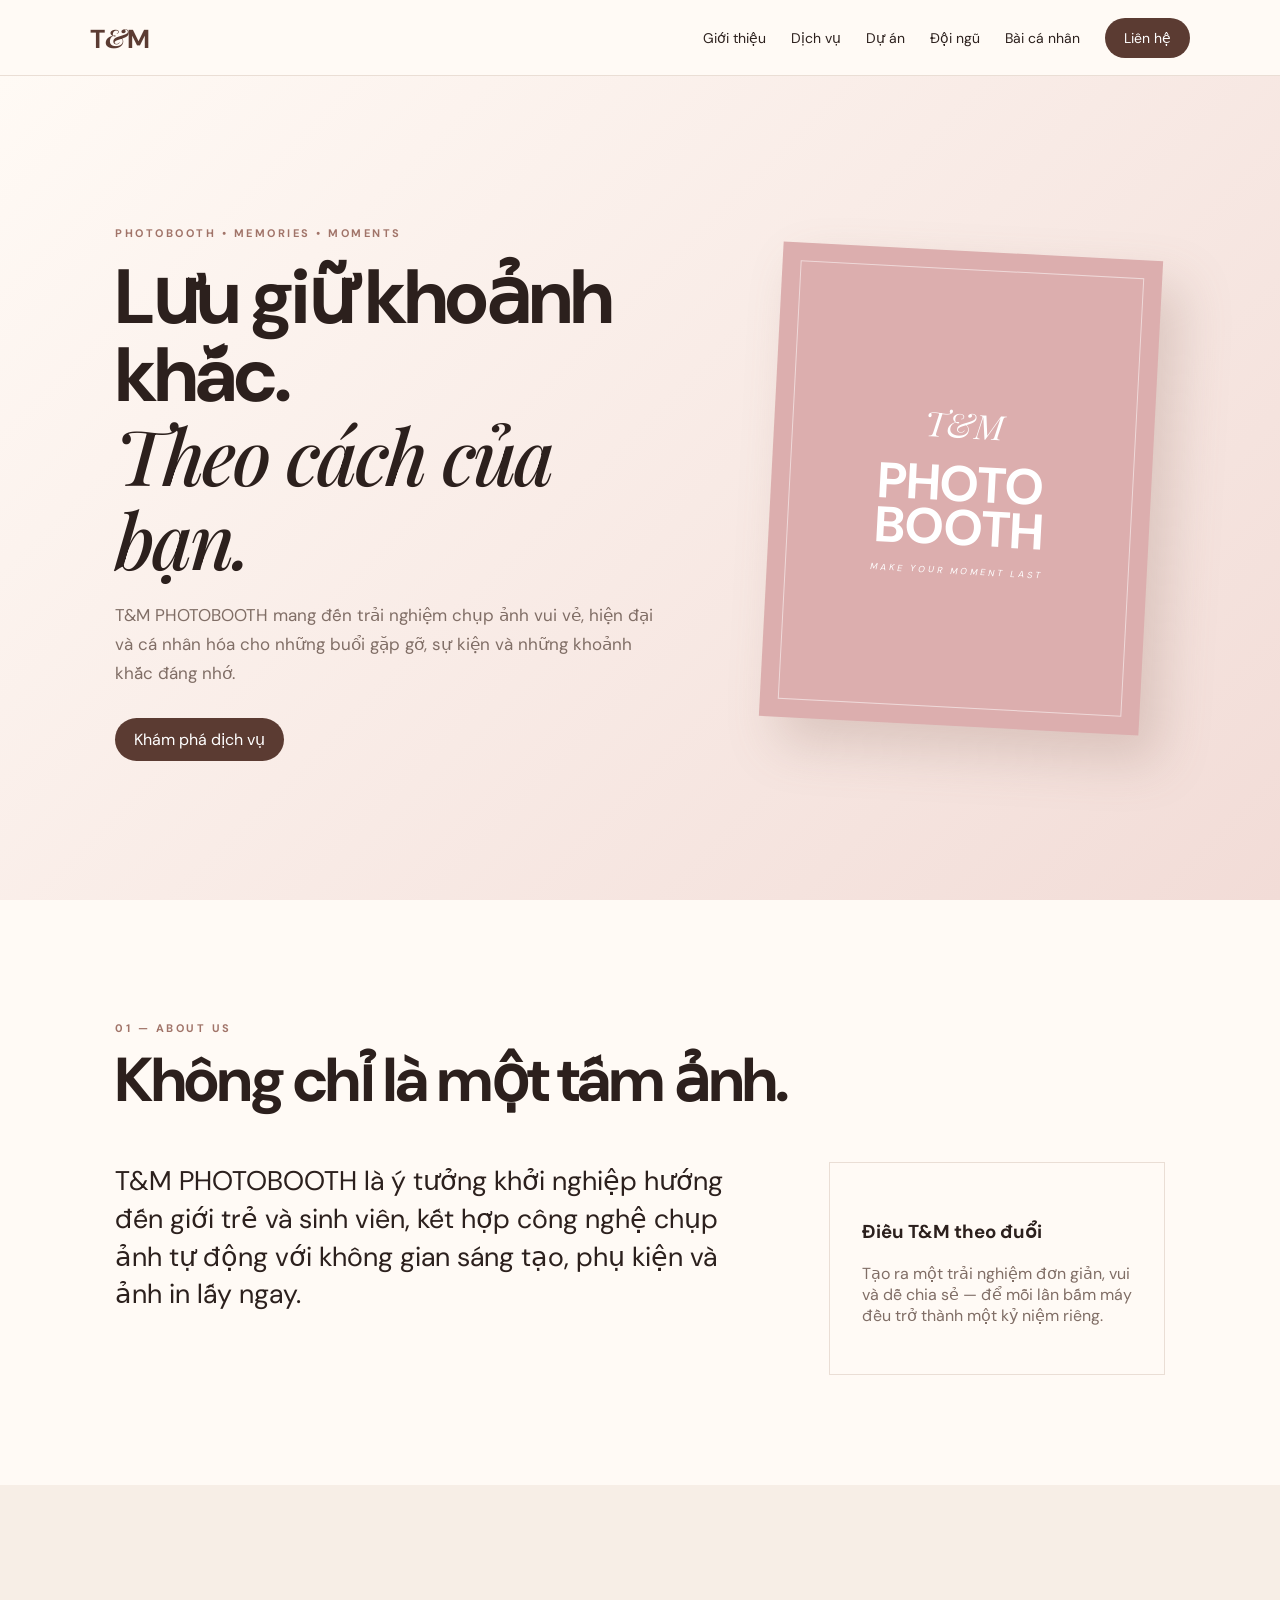
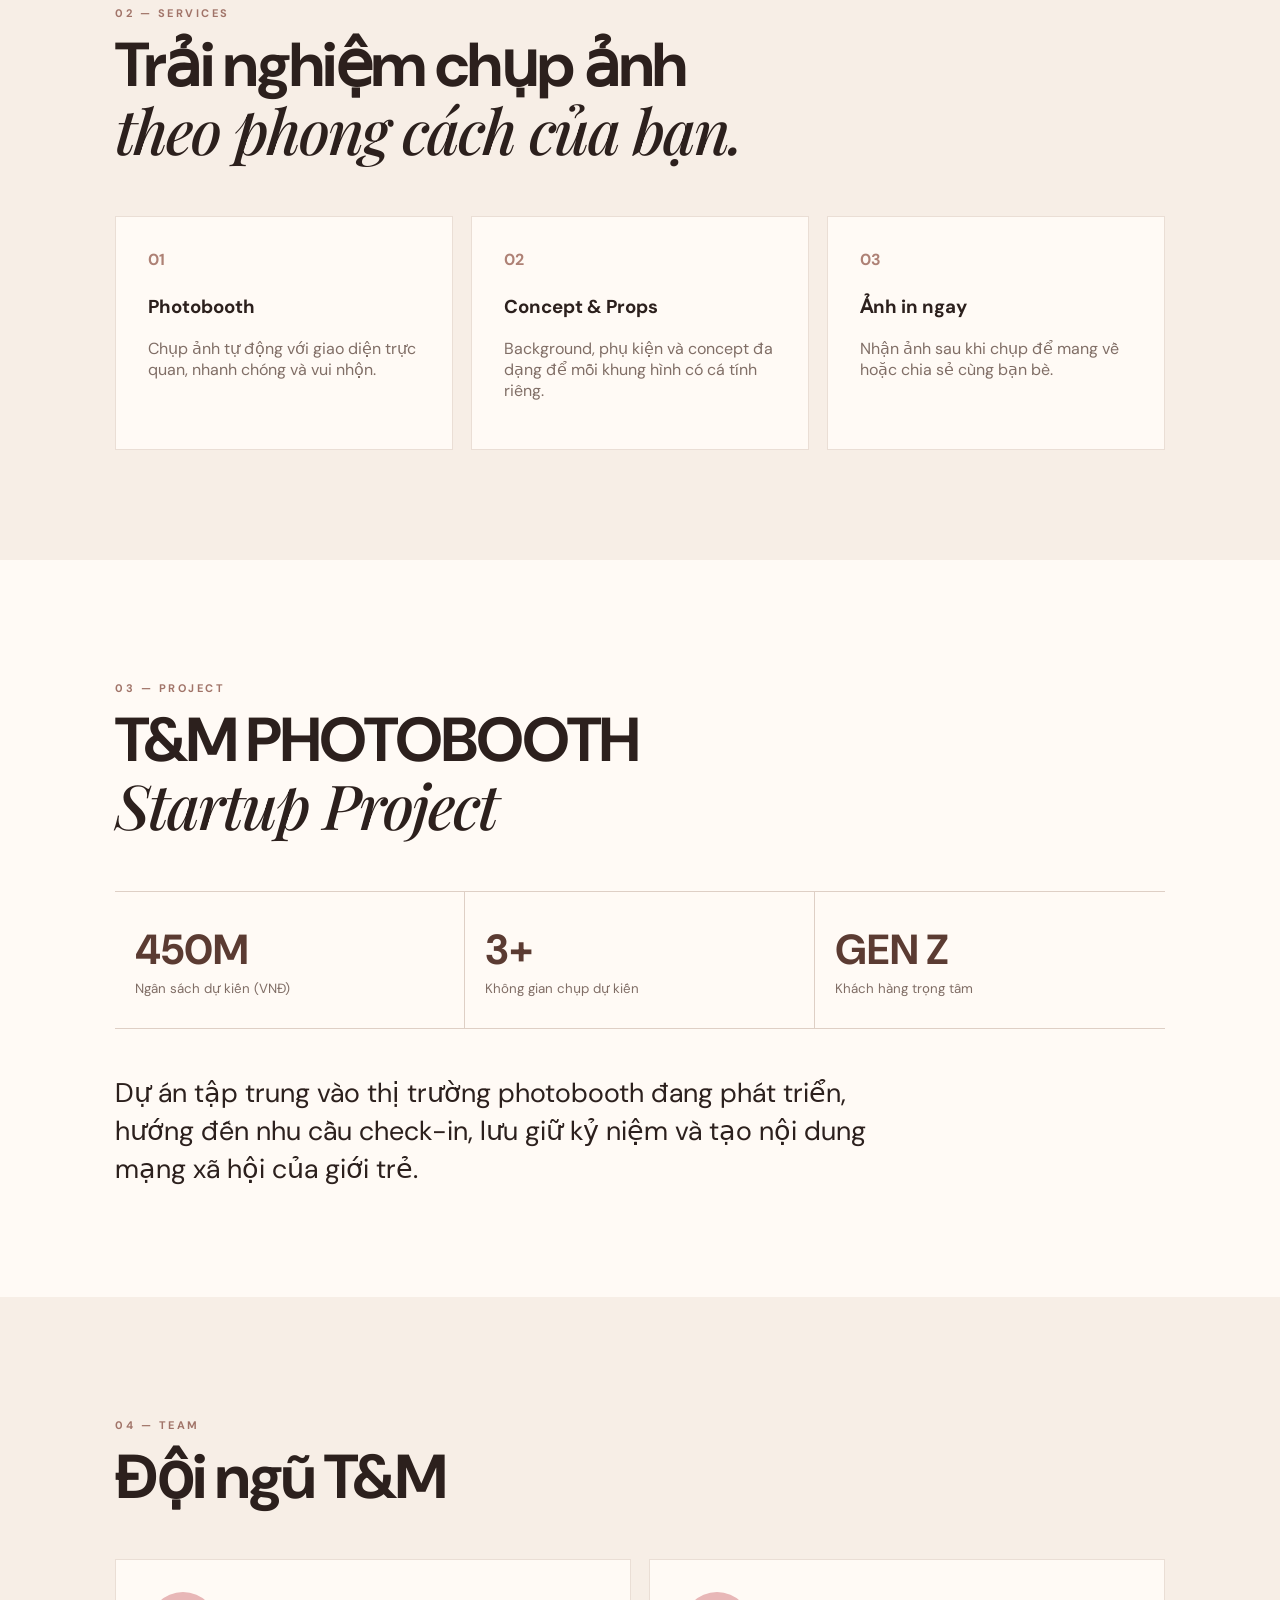
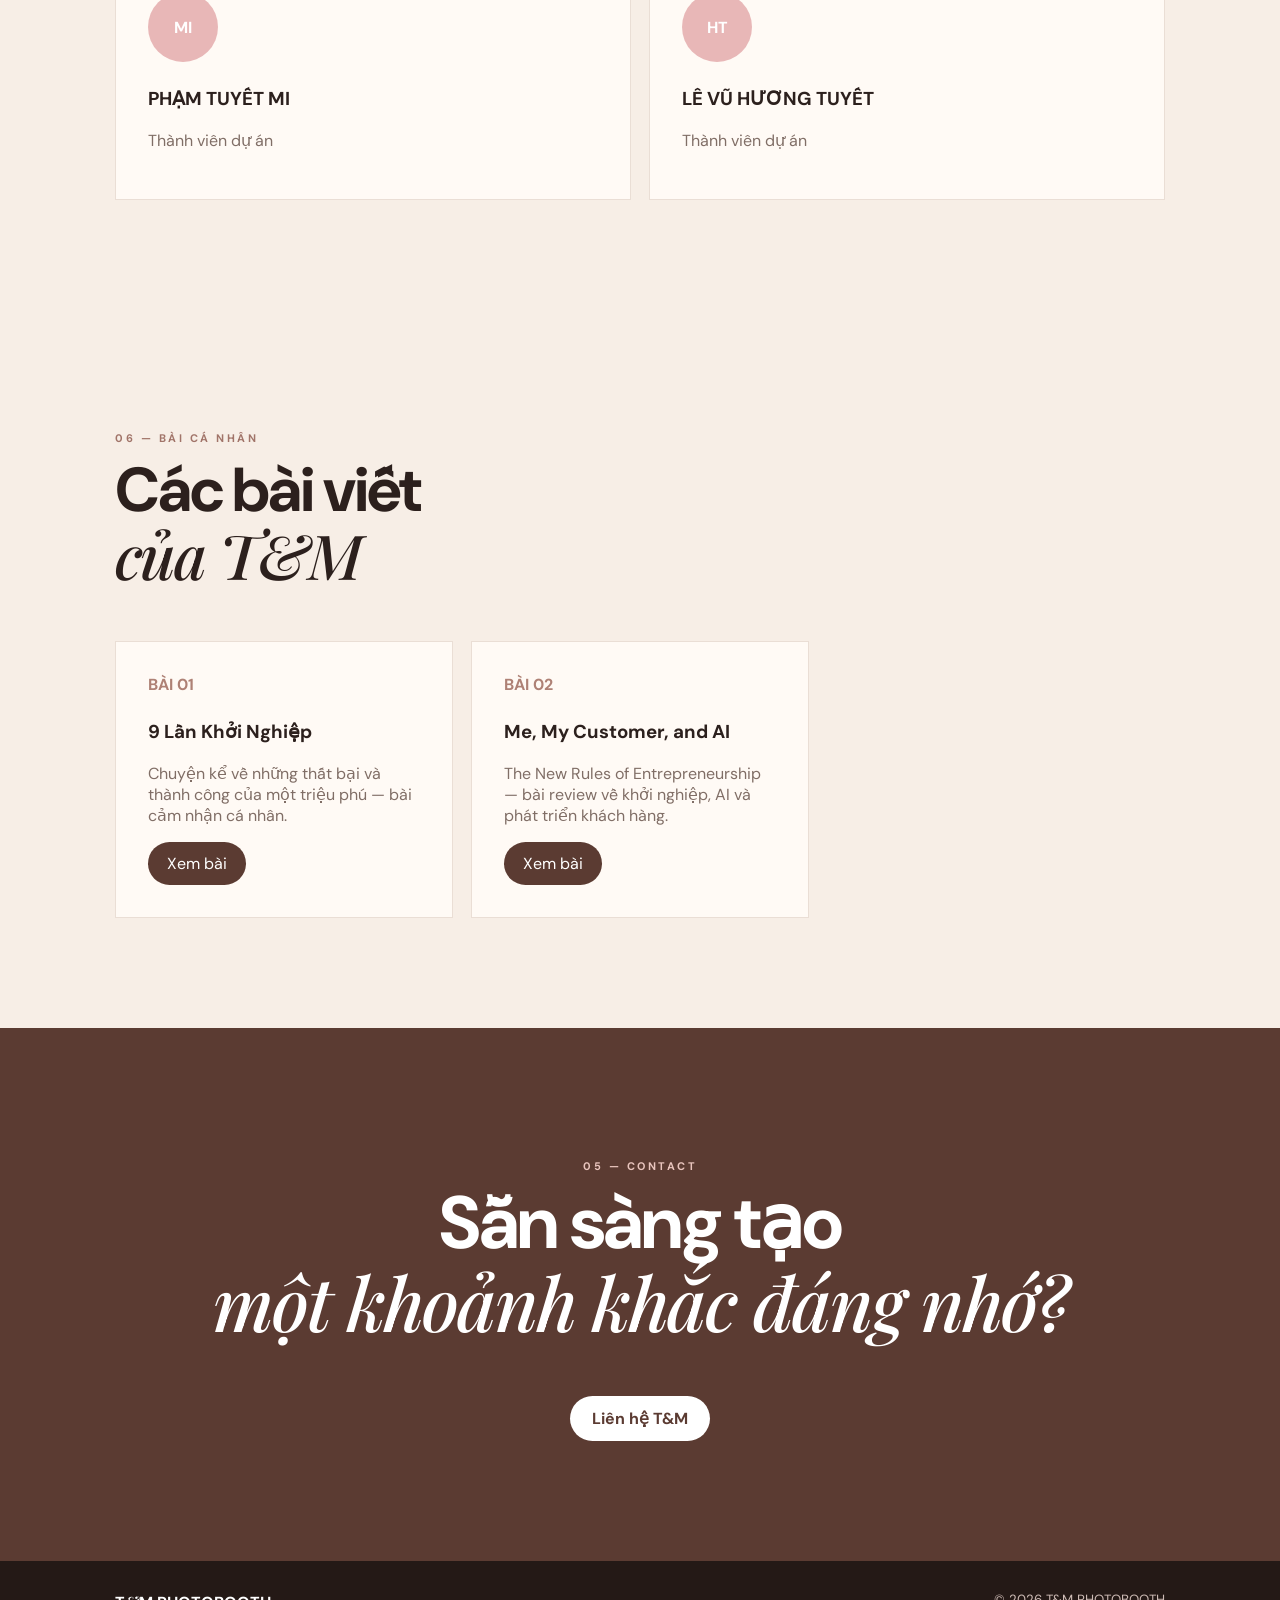
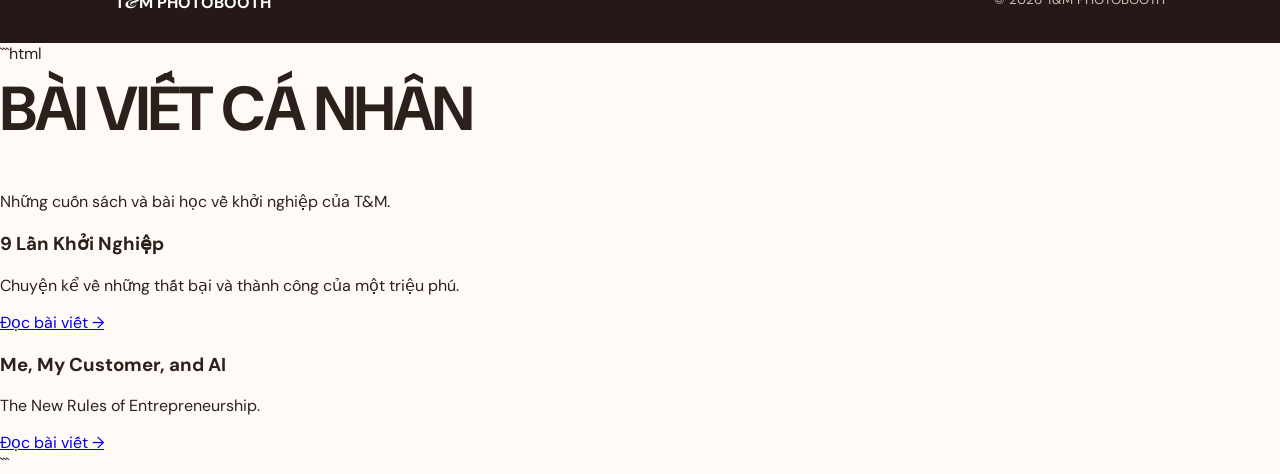
<file: index.html>
<!doctype html>
<html lang="vi">
<head>
<meta charset="utf-8">
<meta name="viewport" content="width=device-width,initial-scale=1">
<title>T&M PHOTOBOOTH</title>
<link rel="stylesheet" href="style.css">
</head>
<body>
<header>
  <a class="logo" href="#home">T<span>&</span>M</a>
  <nav>
    <a href="#about">Giới thiệu</a><a href="#services">Dịch vụ</a>
    <a href="#project">Dự án</a><a href="#team">Đội ngũ</a><a href="#personal">Bài cá nhân</a>
    <a class="navbtn" href="#contact">Liên hệ</a>
  </nav>
</header>

<section id="home" class="hero">
  <div>
    <p class="eyebrow">PHOTOBOOTH • MEMORIES • MOMENTS</p>
    <h1>Lưu giữ khoảnh khắc.<br><i>Theo cách của bạn.</i></h1>
    <p class="lead">T&M PHOTOBOOTH mang đến trải nghiệm chụp ảnh vui vẻ, hiện đại và cá nhân hóa cho những buổi gặp gỡ, sự kiện và những khoảnh khắc đáng nhớ.</p>
    <a class="btn" href="#services">Khám phá dịch vụ</a>
  </div>
  <div class="poster"><div><small>T&M</small><b>PHOTO<br>BOOTH</b><em>MAKE YOUR MOMENT LAST</em></div></div>
</section>

<section id="about" class="section">
<p class="eyebrow">01 — ABOUT US</p><h2>Không chỉ là một tấm ảnh.</h2>
<div class="grid2"><p class="big">T&M PHOTOBOOTH là ý tưởng khởi nghiệp hướng đến giới trẻ và sinh viên, kết hợp công nghệ chụp ảnh tự động với không gian sáng tạo, phụ kiện và ảnh in lấy ngay.</p>
<div class="card"><h3>Điều T&M theo đuổi</h3><p>Tạo ra một trải nghiệm đơn giản, vui và dễ chia sẻ — để mỗi lần bấm máy đều trở thành một kỷ niệm riêng.</p></div></div>
</section>

<section id="services" class="section pink">
<p class="eyebrow">02 — SERVICES</p><h2>Trải nghiệm chụp ảnh<br><i>theo phong cách của bạn.</i></h2>
<div class="cards">
<article><span>01</span><h3>Photobooth</h3><p>Chụp ảnh tự động với giao diện trực quan, nhanh chóng và vui nhộn.</p></article>
<article><span>02</span><h3>Concept & Props</h3><p>Background, phụ kiện và concept đa dạng để mỗi khung hình có cá tính riêng.</p></article>
<article><span>03</span><h3>Ảnh in ngay</h3><p>Nhận ảnh sau khi chụp để mang về hoặc chia sẻ cùng bạn bè.</p></article>
</div>
</section>

<section id="project" class="section">
<p class="eyebrow">03 — PROJECT</p><h2>T&M PHOTOBOOTH<br><i>Startup Project</i></h2>
<div class="stats"><div><b>450M</b><small>Ngân sách dự kiến (VNĐ)</small></div><div><b>3+</b><small>Không gian chụp dự kiến</small></div><div><b>GEN Z</b><small>Khách hàng trọng tâm</small></div></div>
<p class="big projecttext">Dự án tập trung vào thị trường photobooth đang phát triển, hướng đến nhu cầu check-in, lưu giữ kỷ niệm và tạo nội dung mạng xã hội của giới trẻ.</p>
</section>

<section id="team" class="section pink">
<p class="eyebrow">04 — TEAM</p><h2>Đội ngũ T&M</h2>
<div class="team"><div class="card"><div class="avatar">MI</div><h3>PHẠM TUYẾT MI</h3><p>Thành viên dự án</p></div><div class="card"><div class="avatar">HT</div><h3>LÊ VŨ HƯƠNG TUYẾT</h3><p>Thành viên dự án</p></div></div>
</section>


<section id="personal" class="section pink">
<p class="eyebrow">06 — BÀI CÁ NHÂN</p><h2>Các bài viết<br><i>của T&M</i></h2>
<div class="cards">
<article><span>BÀI 01</span><h3>9 Lần Khởi Nghiệp</h3><p>Chuyện kể về những thất bại và thành công của một triệu phú — bài cảm nhận cá nhân.</p><a class="btn" href="bai-9-lan-khoi-nghiep.html">Xem bài</a></article><article><span>BÀI 02</span><h3>Me, My Customer, and AI</h3><p>The New Rules of Entrepreneurship — bài review về khởi nghiệp, AI và phát triển khách hàng.</p><a class="btn" href="bai-me-my-customer-ai.html">Xem bài</a></article>
</div>
</section>

<section id="contact" class="contact"><p class="eyebrow">05 — CONTACT</p><h2>Sẵn sàng tạo<br><i>một khoảnh khắc đáng nhớ?</i></h2><a class="light" href="mailto:tmphotobooth@example.com">Liên hệ T&M</a></section>
<footer><strong>T<span>&</span>M PHOTOBOOTH</strong><small>© 2026 T&M PHOTOBOOTH</small></footer>
<script src="script.js"></script>
  ```html
<section id="bai-viet" class="articles">
    <h2>BÀI VIẾT CÁ NHÂN</h2>
    <p>Những cuốn sách và bài học về khởi nghiệp của T&M.</p>

    <div class="article-list">
        <div class="article-card">
            <h3>9 Lần Khởi Nghiệp</h3>
            <p>Chuyện kể về những thất bại và thành công của một triệu phú.</p>
            <a href="bai-9-lan-khoi-nghiep.html">Đọc bài viết →</a>
        </div>

        <div class="article-card">
            <h3>Me, My Customer, and AI</h3>
            <p>The New Rules of Entrepreneurship.</p>
            <a href="bai-me-my-customer-ai.html">Đọc bài viết →</a>
        </div>
    </div>
</section>
```
</body></html>
</file>
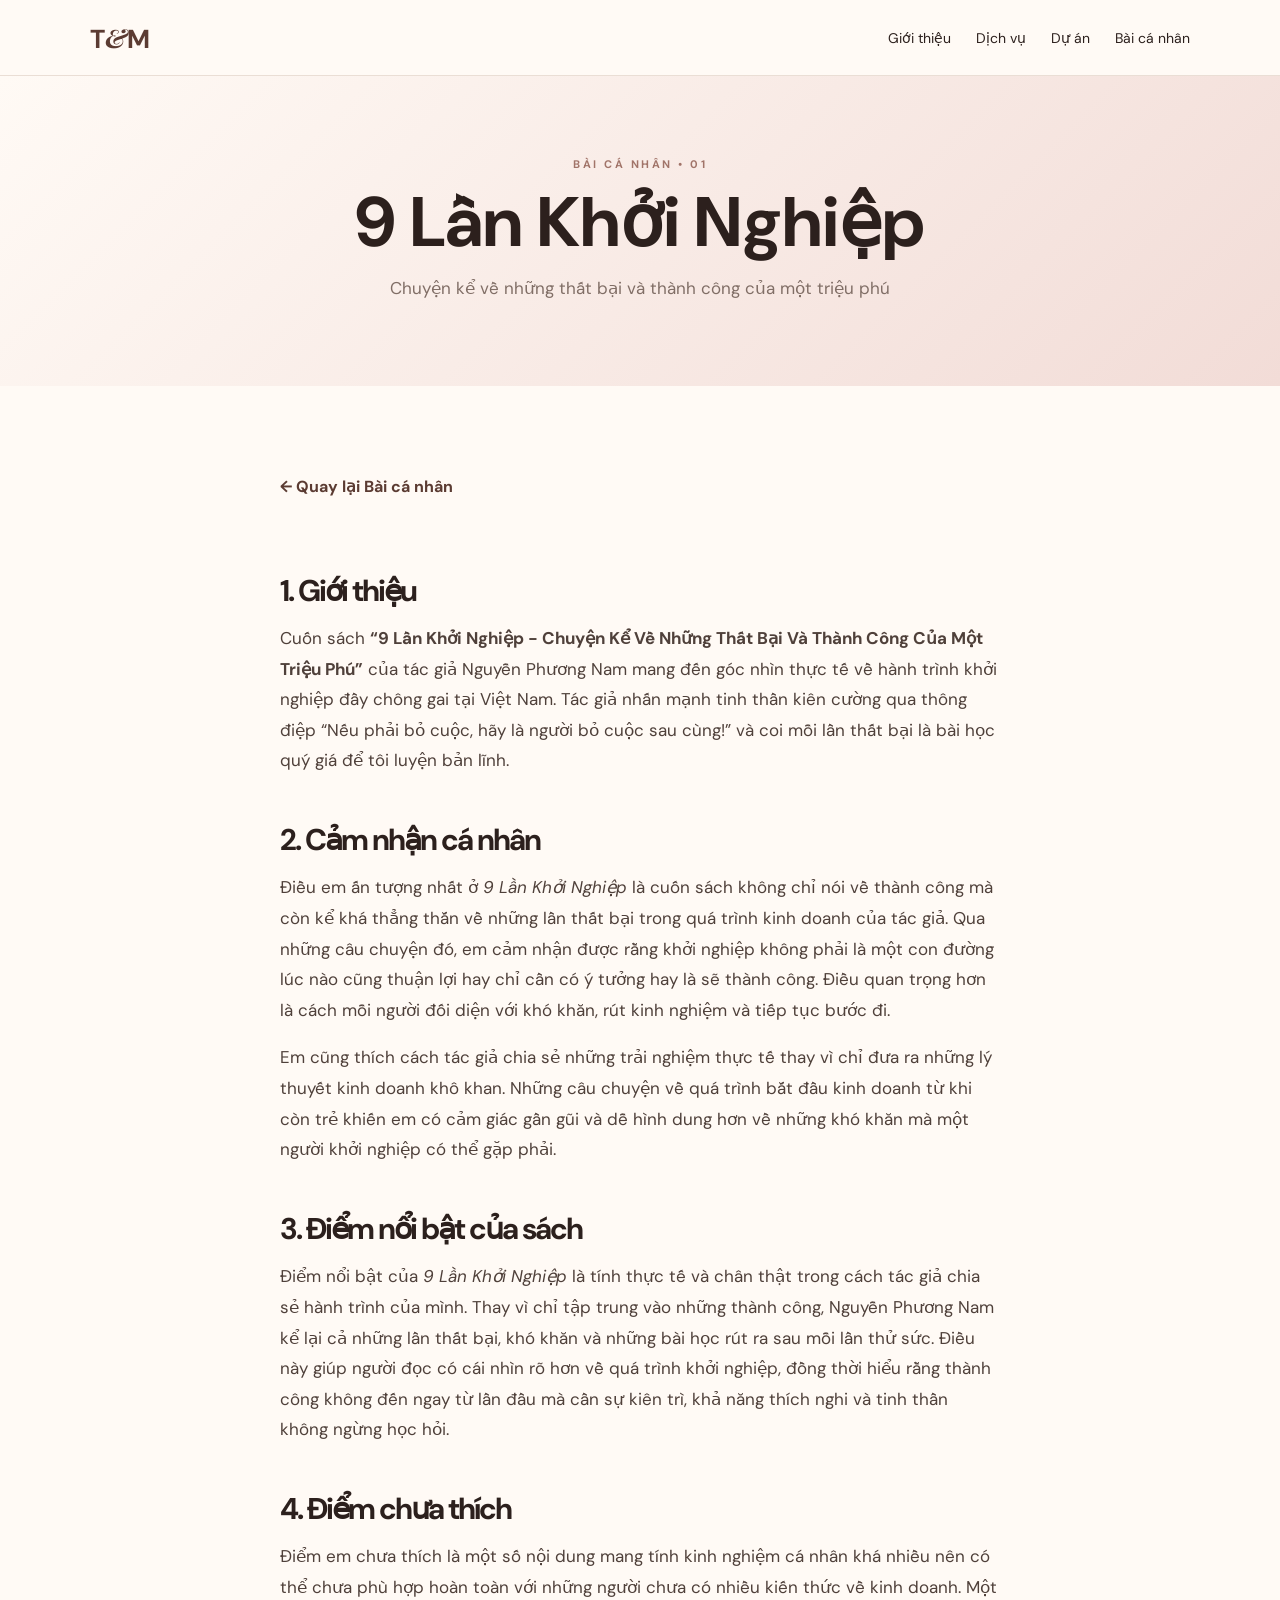
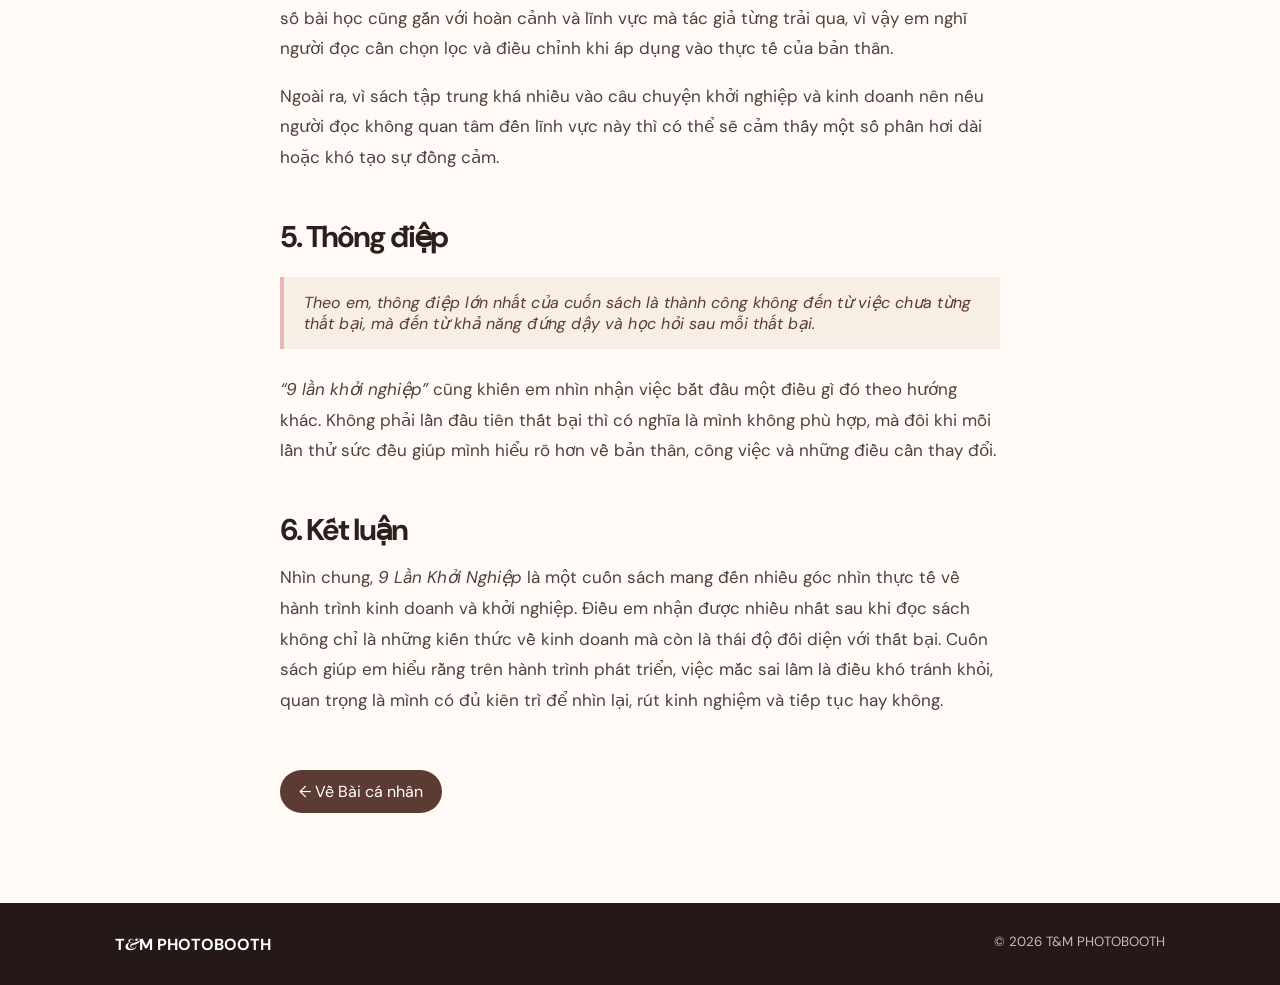
<file: bai-9-lan-khoi-nghiep.html>
<!doctype html>
<html lang="vi">
<head>
<meta charset="utf-8">
<meta name="viewport" content="width=device-width,initial-scale=1">
<title>9 Lần Khởi Nghiệp — Bài cá nhân | T&M PHOTOBOOTH</title>
<link rel="stylesheet" href="style.css">
<style>
.article-wrap{max-width:900px;margin:0 auto;padding:90px 7vw}.article-head{background:linear-gradient(135deg,#fffaf5,#f2dcd7);padding:70px 7vw;text-align:center}.article-head h1{font-size:clamp(42px,6vw,70px);line-height:1.05;margin:15px 0}.article-head .sub{color:#806e66;font-size:17px}.article-body h2{font-size:30px;margin-top:48px;margin-bottom:15px}.article-body p{font-size:17px;line-height:1.8;color:#4f403a}.back{display:inline-block;margin-bottom:30px;text-decoration:none;color:#5b3b32;font-weight:700}.quote{border-left:4px solid #e8b7b7;padding:15px 20px;background:#f7eee6;font-style:italic;color:#5b3b32;margin:25px 0}.article-footer{text-align:center;padding:50px 7vw;background:#5b3b32;color:white}.article-footer a{color:white;text-decoration:none}.article-nav{margin-top:55px}.article-nav .btn{margin-right:10px}
</style>
</head>
<body>
<header><a class="logo" href="index.html">T<span>&</span>M</a><nav><a href="index.html#about">Giới thiệu</a><a href="index.html#services">Dịch vụ</a><a href="index.html#project">Dự án</a><a href="index.html#personal">Bài cá nhân</a></nav></header>
<section class="article-head"><p class="eyebrow">BÀI CÁ NHÂN • 01</p><h1>9 Lần Khởi Nghiệp</h1><p class="sub">Chuyện kể về những thất bại và thành công của một triệu phú</p></section>
<main class="article-wrap"><a class="back" href="index.html#personal">← Quay lại Bài cá nhân</a><div class="article-body">
<h2>1. Giới thiệu</h2><p>Cuốn sách <strong>“9 Lần Khởi Nghiệp - Chuyện Kể Về Những Thất Bại Và Thành Công Của Một Triệu Phú”</strong> của tác giả Nguyễn Phương Nam mang đến góc nhìn thực tế về hành trình khởi nghiệp đầy chông gai tại Việt Nam. Tác giả nhấn mạnh tinh thần kiên cường qua thông điệp “Nếu phải bỏ cuộc, hãy là người bỏ cuộc sau cùng!” và coi mỗi lần thất bại là bài học quý giá để tôi luyện bản lĩnh.</p>
<h2>2. Cảm nhận cá nhân</h2><p>Điều em ấn tượng nhất ở <em>9 Lần Khởi Nghiệp</em> là cuốn sách không chỉ nói về thành công mà còn kể khá thẳng thắn về những lần thất bại trong quá trình kinh doanh của tác giả. Qua những câu chuyện đó, em cảm nhận được rằng khởi nghiệp không phải là một con đường lúc nào cũng thuận lợi hay chỉ cần có ý tưởng hay là sẽ thành công. Điều quan trọng hơn là cách mỗi người đối diện với khó khăn, rút kinh nghiệm và tiếp tục bước đi.</p><p>Em cũng thích cách tác giả chia sẻ những trải nghiệm thực tế thay vì chỉ đưa ra những lý thuyết kinh doanh khô khan. Những câu chuyện về quá trình bắt đầu kinh doanh từ khi còn trẻ khiến em có cảm giác gần gũi và dễ hình dung hơn về những khó khăn mà một người khởi nghiệp có thể gặp phải.</p>
<h2>3. Điểm nổi bật của sách</h2><p>Điểm nổi bật của <em>9 Lần Khởi Nghiệp</em> là tính thực tế và chân thật trong cách tác giả chia sẻ hành trình của mình. Thay vì chỉ tập trung vào những thành công, Nguyễn Phương Nam kể lại cả những lần thất bại, khó khăn và những bài học rút ra sau mỗi lần thử sức. Điều này giúp người đọc có cái nhìn rõ hơn về quá trình khởi nghiệp, đồng thời hiểu rằng thành công không đến ngay từ lần đầu mà cần sự kiên trì, khả năng thích nghi và tinh thần không ngừng học hỏi.</p>
<h2>4. Điểm chưa thích</h2><p>Điểm em chưa thích là một số nội dung mang tính kinh nghiệm cá nhân khá nhiều nên có thể chưa phù hợp hoàn toàn với những người chưa có nhiều kiến thức về kinh doanh. Một số bài học cũng gắn với hoàn cảnh và lĩnh vực mà tác giả từng trải qua, vì vậy em nghĩ người đọc cần chọn lọc và điều chỉnh khi áp dụng vào thực tế của bản thân.</p><p>Ngoài ra, vì sách tập trung khá nhiều vào câu chuyện khởi nghiệp và kinh doanh nên nếu người đọc không quan tâm đến lĩnh vực này thì có thể sẽ cảm thấy một số phần hơi dài hoặc khó tạo sự đồng cảm.</p>
<h2>5. Thông điệp</h2><div class="quote">Theo em, thông điệp lớn nhất của cuốn sách là thành công không đến từ việc chưa từng thất bại, mà đến từ khả năng đứng dậy và học hỏi sau mỗi thất bại.</div><p><em>“9 lần khởi nghiệp”</em> cũng khiến em nhìn nhận việc bắt đầu một điều gì đó theo hướng khác. Không phải lần đầu tiên thất bại thì có nghĩa là mình không phù hợp, mà đôi khi mỗi lần thử sức đều giúp mình hiểu rõ hơn về bản thân, công việc và những điều cần thay đổi.</p>
<h2>6. Kết luận</h2><p>Nhìn chung, <em>9 Lần Khởi Nghiệp</em> là một cuốn sách mang đến nhiều góc nhìn thực tế về hành trình kinh doanh và khởi nghiệp. Điều em nhận được nhiều nhất sau khi đọc sách không chỉ là những kiến thức về kinh doanh mà còn là thái độ đối diện với thất bại. Cuốn sách giúp em hiểu rằng trên hành trình phát triển, việc mắc sai lầm là điều khó tránh khỏi, quan trọng là mình có đủ kiên trì để nhìn lại, rút kinh nghiệm và tiếp tục hay không.</p>
<div class="article-nav"><a class="btn" href="index.html#personal">← Về Bài cá nhân</a></div>
</div></main>
<footer><strong>T<span>&</span>M PHOTOBOOTH</strong><small>© 2026 T&M PHOTOBOOTH</small></footer>
</body></html>
</file>
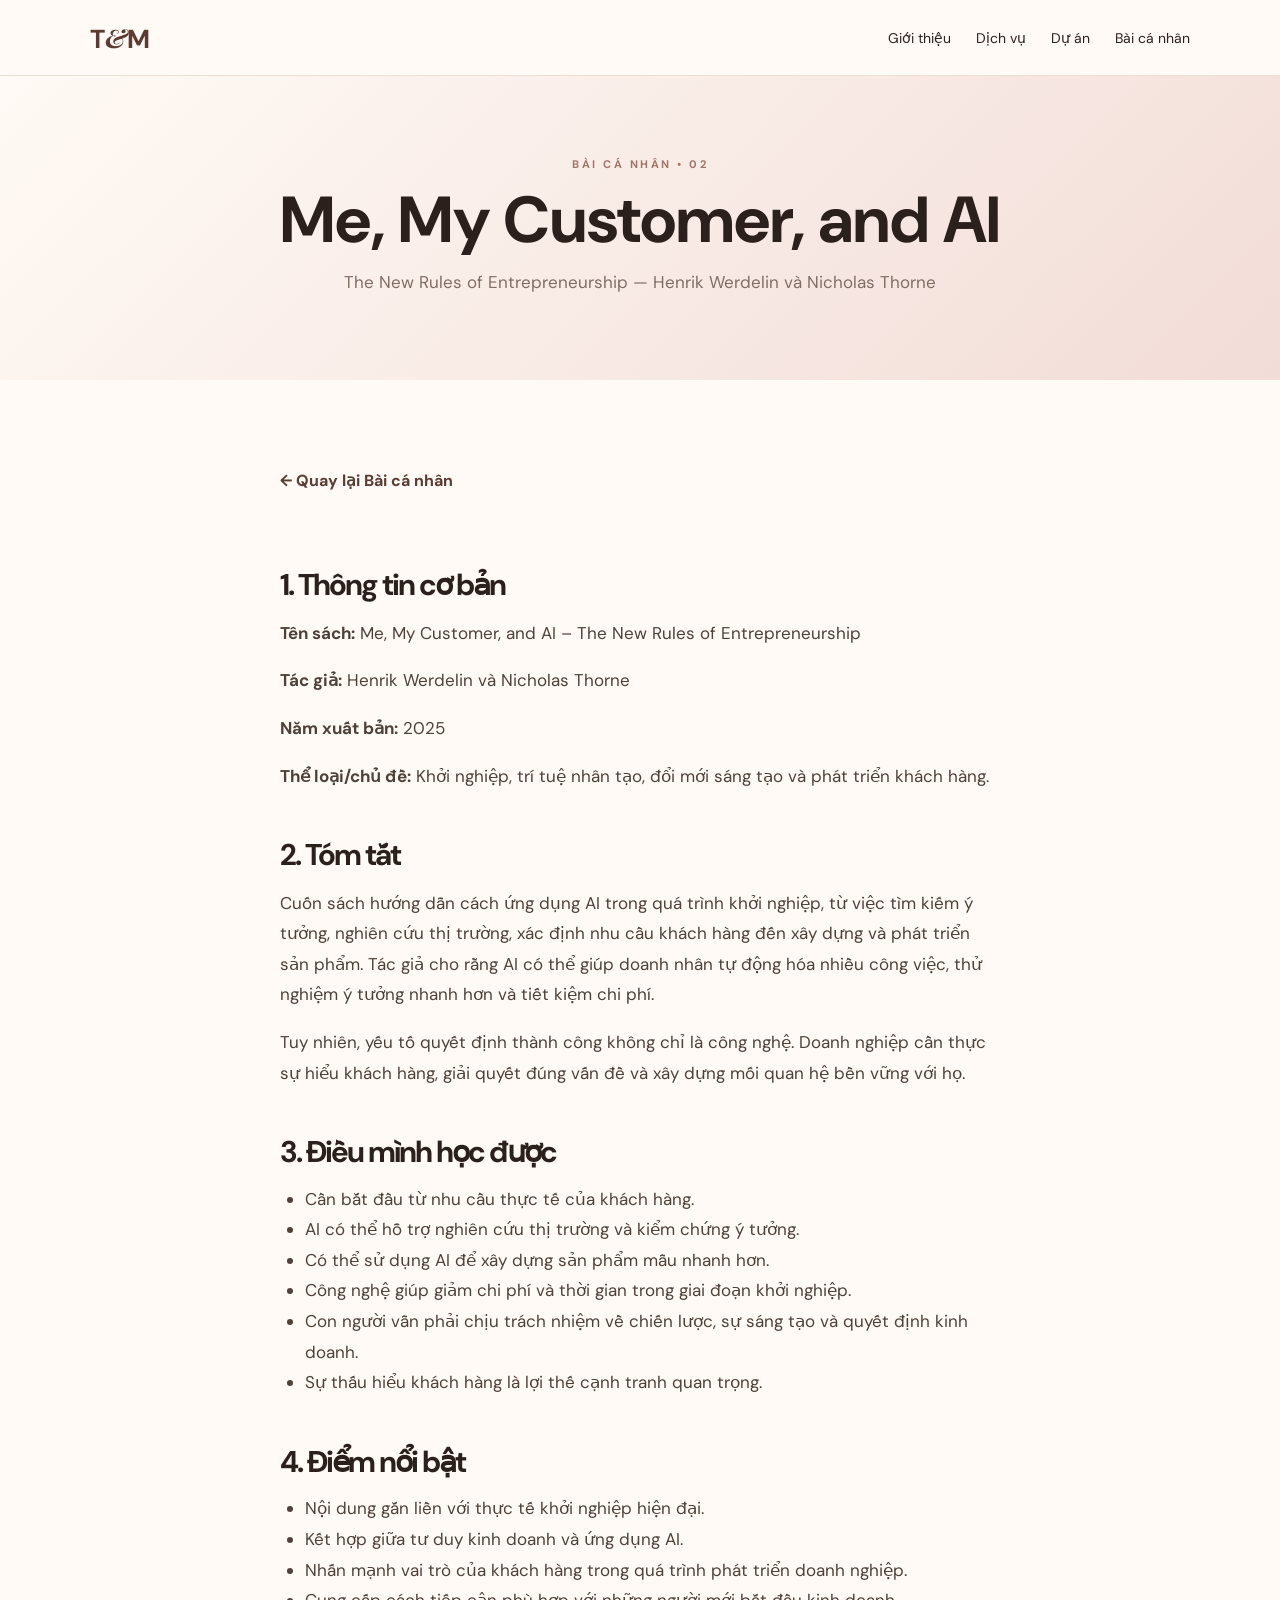
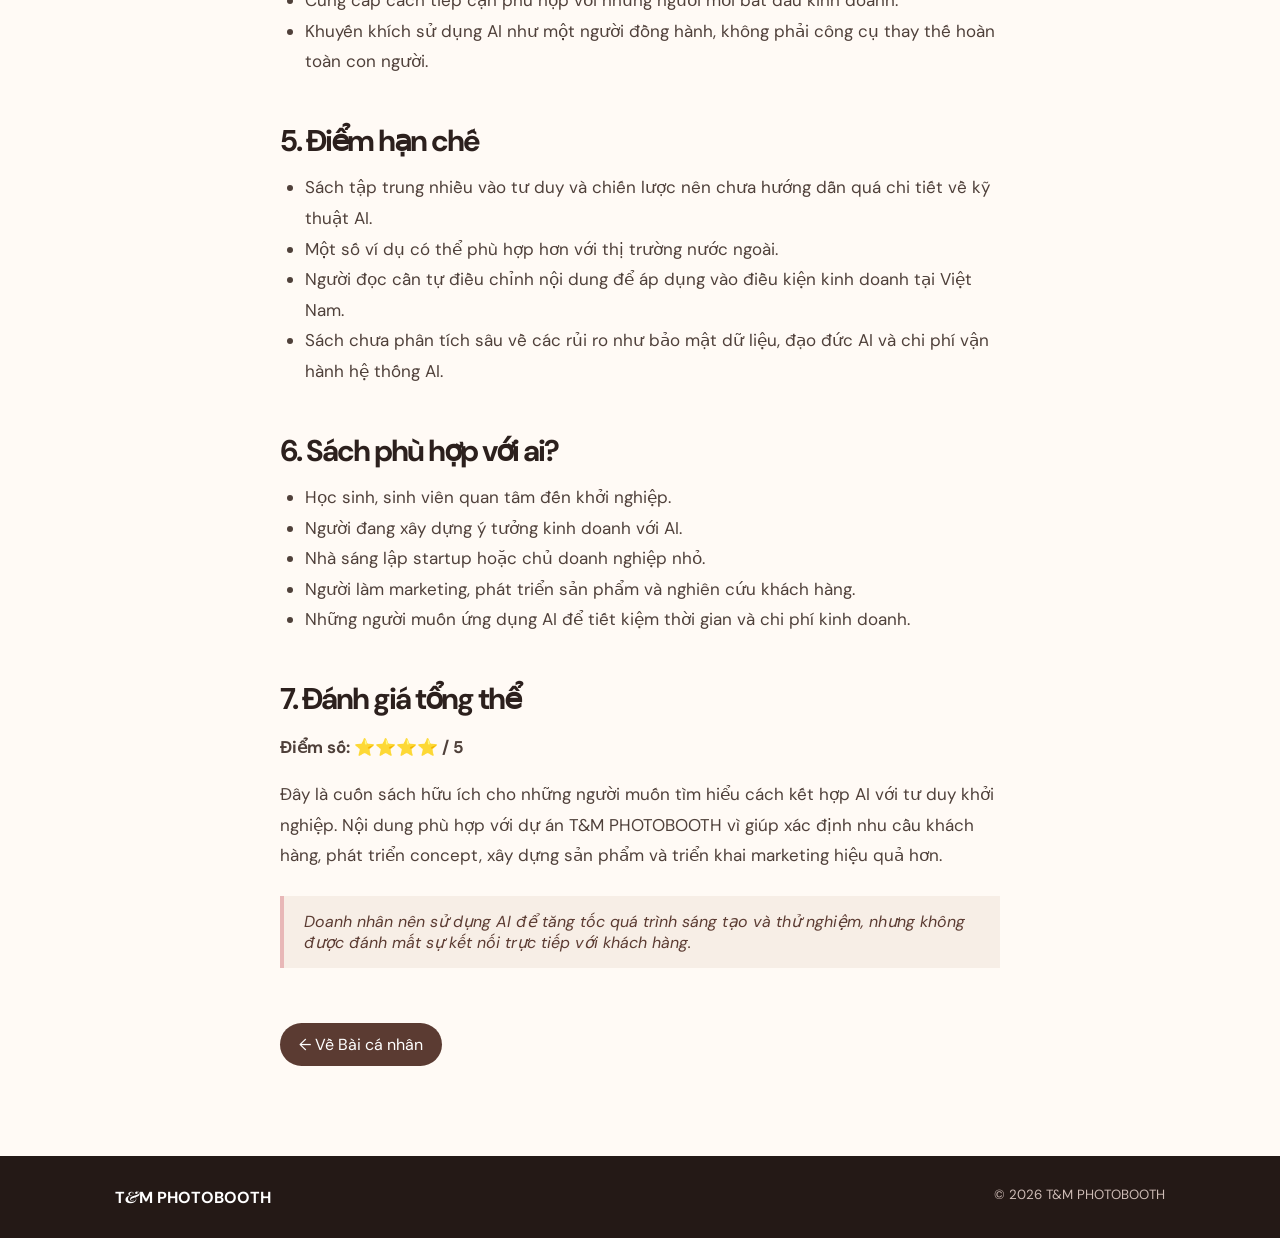
<file: bai-me-my-customer-ai.html>
<!doctype html><html lang="vi"><head><meta charset="utf-8"><meta name="viewport" content="width=device-width,initial-scale=1"><title>Me, My Customer, and AI | T&M PHOTOBOOTH</title><link rel="stylesheet" href="style.css"><style>.article-wrap{max-width:900px;margin:0 auto;padding:90px 7vw}.article-head{background:linear-gradient(135deg,#fffaf5,#f2dcd7);padding:70px 7vw;text-align:center}.article-head h1{font-size:clamp(38px,5.5vw,65px);line-height:1.05;margin:15px 0}.article-head .sub{color:#806e66;font-size:17px}.article-body h2{font-size:30px;margin-top:48px;margin-bottom:15px}.article-body p,.article-body li{font-size:17px;line-height:1.8;color:#4f403a}.article-body ul{padding-left:25px}.back{display:inline-block;margin-bottom:30px;text-decoration:none;color:#5b3b32;font-weight:700}.quote{border-left:4px solid #e8b7b7;padding:15px 20px;background:#f7eee6;font-style:italic;color:#5b3b32;margin:25px 0}.article-nav{margin-top:55px}.article-nav .btn{margin-right:10px}</style></head><body>
<header><a class="logo" href="index.html">T<span>&</span>M</a><nav><a href="index.html#about">Giới thiệu</a><a href="index.html#services">Dịch vụ</a><a href="index.html#project">Dự án</a><a href="index.html#personal">Bài cá nhân</a></nav></header>
<section class="article-head"><p class="eyebrow">BÀI CÁ NHÂN • 02</p><h1>Me, My Customer, and AI</h1><p class="sub">The New Rules of Entrepreneurship — Henrik Werdelin và Nicholas Thorne</p></section>
<main class="article-wrap"><a class="back" href="index.html#personal">← Quay lại Bài cá nhân</a><div class="article-body">
<h2>1. Thông tin cơ bản</h2><p><strong>Tên sách:</strong> Me, My Customer, and AI – The New Rules of Entrepreneurship</p><p><strong>Tác giả:</strong> Henrik Werdelin và Nicholas Thorne</p><p><strong>Năm xuất bản:</strong> 2025</p><p><strong>Thể loại/chủ đề:</strong> Khởi nghiệp, trí tuệ nhân tạo, đổi mới sáng tạo và phát triển khách hàng.</p>
<h2>2. Tóm tắt</h2><p>Cuốn sách hướng dẫn cách ứng dụng AI trong quá trình khởi nghiệp, từ việc tìm kiếm ý tưởng, nghiên cứu thị trường, xác định nhu cầu khách hàng đến xây dựng và phát triển sản phẩm. Tác giả cho rằng AI có thể giúp doanh nhân tự động hóa nhiều công việc, thử nghiệm ý tưởng nhanh hơn và tiết kiệm chi phí.</p><p>Tuy nhiên, yếu tố quyết định thành công không chỉ là công nghệ. Doanh nghiệp cần thực sự hiểu khách hàng, giải quyết đúng vấn đề và xây dựng mối quan hệ bền vững với họ.</p>
<h2>3. Điều mình học được</h2><ul><li>Cần bắt đầu từ nhu cầu thực tế của khách hàng.</li><li>AI có thể hỗ trợ nghiên cứu thị trường và kiểm chứng ý tưởng.</li><li>Có thể sử dụng AI để xây dựng sản phẩm mẫu nhanh hơn.</li><li>Công nghệ giúp giảm chi phí và thời gian trong giai đoạn khởi nghiệp.</li><li>Con người vẫn phải chịu trách nhiệm về chiến lược, sự sáng tạo và quyết định kinh doanh.</li><li>Sự thấu hiểu khách hàng là lợi thế cạnh tranh quan trọng.</li></ul>
<h2>4. Điểm nổi bật</h2><ul><li>Nội dung gắn liền với thực tế khởi nghiệp hiện đại.</li><li>Kết hợp giữa tư duy kinh doanh và ứng dụng AI.</li><li>Nhấn mạnh vai trò của khách hàng trong quá trình phát triển doanh nghiệp.</li><li>Cung cấp cách tiếp cận phù hợp với những người mới bắt đầu kinh doanh.</li><li>Khuyến khích sử dụng AI như một người đồng hành, không phải công cụ thay thế hoàn toàn con người.</li></ul>
<h2>5. Điểm hạn chế</h2><ul><li>Sách tập trung nhiều vào tư duy và chiến lược nên chưa hướng dẫn quá chi tiết về kỹ thuật AI.</li><li>Một số ví dụ có thể phù hợp hơn với thị trường nước ngoài.</li><li>Người đọc cần tự điều chỉnh nội dung để áp dụng vào điều kiện kinh doanh tại Việt Nam.</li><li>Sách chưa phân tích sâu về các rủi ro như bảo mật dữ liệu, đạo đức AI và chi phí vận hành hệ thống AI.</li></ul>
<h2>6. Sách phù hợp với ai?</h2><ul><li>Học sinh, sinh viên quan tâm đến khởi nghiệp.</li><li>Người đang xây dựng ý tưởng kinh doanh với AI.</li><li>Nhà sáng lập startup hoặc chủ doanh nghiệp nhỏ.</li><li>Người làm marketing, phát triển sản phẩm và nghiên cứu khách hàng.</li><li>Những người muốn ứng dụng AI để tiết kiệm thời gian và chi phí kinh doanh.</li></ul>
<h2>7. Đánh giá tổng thể</h2><p><strong>Điểm số: ⭐⭐⭐⭐ / 5</strong></p><p>Đây là cuốn sách hữu ích cho những người muốn tìm hiểu cách kết hợp AI với tư duy khởi nghiệp. Nội dung phù hợp với dự án T&M PHOTOBOOTH vì giúp xác định nhu cầu khách hàng, phát triển concept, xây dựng sản phẩm và triển khai marketing hiệu quả hơn.</p>
<div class="quote">Doanh nhân nên sử dụng AI để tăng tốc quá trình sáng tạo và thử nghiệm, nhưng không được đánh mất sự kết nối trực tiếp với khách hàng.</div>
<div class="article-nav"><a class="btn" href="index.html#personal">← Về Bài cá nhân</a></div></div></main><footer><strong>T<span>&</span>M PHOTOBOOTH</strong><small>© 2026 T&M PHOTOBOOTH</small></footer></body></html>
</file>
<file: style.css>
@import url('https://fonts.googleapis.com/css2?family=DM+Sans:wght@400;500;600;700&family=Playfair+Display:ital,wght@0,500;1,500&display=swap');
:root{--brown:#5b3b32;--dark:#2c201d;--pink:#e8b7b7;--beige:#f7eee6;--white:#fffaf5;--muted:#806e66}
*{box-sizing:border-box}html{scroll-behavior:smooth}body{margin:0;background:var(--white);color:var(--dark);font-family:'DM Sans',sans-serif}header{height:76px;padding:0 7vw;display:flex;align-items:center;justify-content:space-between;position:sticky;top:0;z-index:5;background:#fffaf5ee;backdrop-filter:blur(10px);border-bottom:1px solid #eaded5}.logo{font-size:26px;font-weight:700;color:var(--brown);text-decoration:none}.logo span,footer span{font-family:'Playfair Display';font-style:italic}nav{display:flex;gap:25px;align-items:center}nav a{font-size:14px;color:var(--dark);text-decoration:none}.navbtn,.btn{background:var(--brown);color:white!important;border-radius:30px;padding:11px 19px}.hero{min-height:calc(100vh - 76px);padding:70px 9vw;display:grid;grid-template-columns:1.15fr .85fr;gap:7vw;align-items:center;background:linear-gradient(135deg,#fffaf5,#f2dcd7)}.eyebrow{letter-spacing:2.5px;font-size:11px;font-weight:700;color:#a17469}.hero h1{font-size:clamp(45px,6vw,80px);line-height:1.02;letter-spacing:-3px;margin:18px 0}.hero h1 i,h2 i{font-family:'Playfair Display';font-weight:500}.lead{max-width:620px;color:var(--muted);font-size:17px;line-height:1.7;margin-bottom:30px}.btn{display:inline-block;text-decoration:none}.poster{width:min(380px,80vw);aspect-ratio:4/5;background:#dcaeae;padding:18px;transform:rotate(3deg);box-shadow:20px 25px 50px #8f6c6140;justify-self:center}.poster>div{height:100%;border:1px solid #ffffff88;color:white;display:flex;flex-direction:column;align-items:center;justify-content:center;text-align:center}.poster small{font:italic 34px 'Playfair Display'}.poster b{font-size:50px;line-height:.88;margin:15px}.poster em{font-size:9px;letter-spacing:3px}.section{padding:110px 9vw}.pink{background:var(--beige)}h2{font-size:clamp(38px,5vw,62px);line-height:1.05;letter-spacing:-2px;margin:12px 0 50px}.grid2{display:grid;grid-template-columns:1.3fr .7fr;gap:7vw}.big{font-size:27px;line-height:1.4;margin:0}.card,article{background:var(--white);padding:32px;border:1px solid #eaded5}.card h3,article h3{margin-top:24px}.card p,article p{color:var(--muted)}.cards{display:grid;grid-template-columns:repeat(3,1fr);gap:18px}article{min-height:230px}article span{color:#ae8175;font-weight:700}.stats{display:grid;grid-template-columns:repeat(3,1fr);border-top:1px solid #decfc5;border-bottom:1px solid #decfc5}.stats div{padding:30px 20px;border-right:1px solid #decfc5}.stats div:last-child{border:0}.stats b{display:block;color:var(--brown);font-size:42px}.stats small{color:var(--muted)}.projecttext{max-width:760px;margin-top:45px}.team{display:grid;grid-template-columns:repeat(2,1fr);gap:18px}.avatar{width:70px;height:70px;border-radius:50%;display:grid;place-items:center;background:var(--pink);color:white;font-weight:700}.contact{padding:120px 9vw;text-align:center;background:var(--brown);color:white}.contact .eyebrow{color:#e9c5be}.contact h2{font-size:clamp(42px,6vw,74px)}.light{display:inline-block;text-decoration:none;background:white;color:var(--brown);padding:12px 22px;border-radius:30px;font-weight:700}footer{padding:30px 9vw;background:#241916;color:#cdbbb5;display:flex;justify-content:space-between}footer strong{color:white}@media(max-width:800px){nav a:not(.navbtn){display:none}.hero{grid-template-columns:1fr;padding:60px 7vw}.poster{width:280px}.section{padding:75px 7vw}.grid2,.cards,.team,.stats{grid-template-columns:1fr}.stats div{border-right:0;border-bottom:1px solid #decfc5}footer{display:block;text-align:center}footer small{display:block;margin-top:8px}}
</file>
